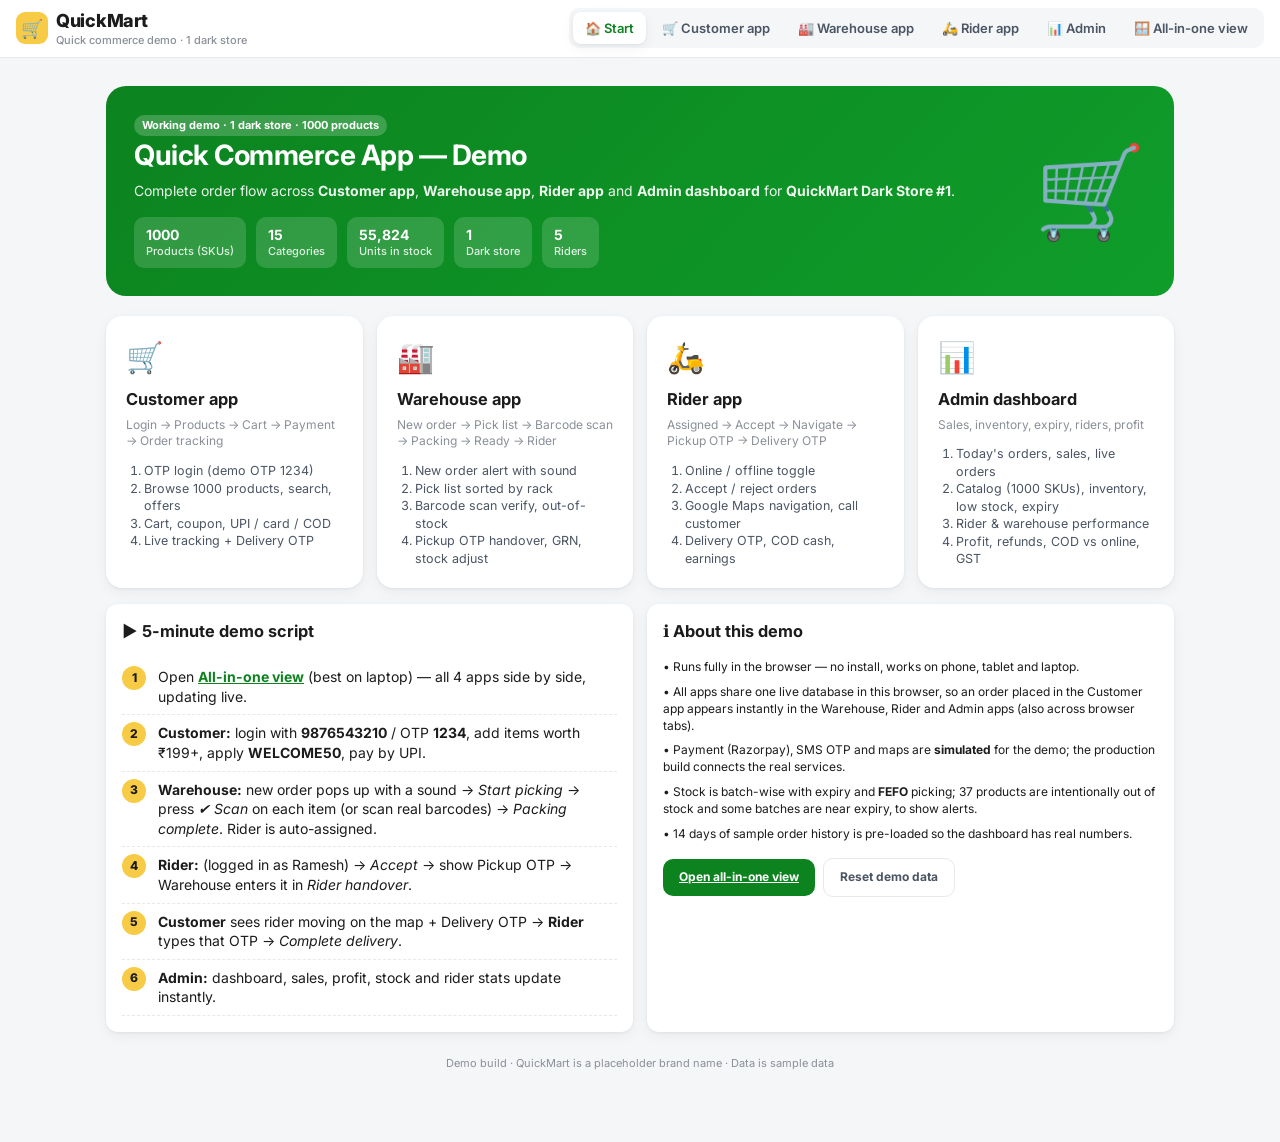
<file: index.html>
<!doctype html><html><head><meta charset=utf8><meta name=viewport content="width=device-width,initial-scale=1,viewport-fit=cover"><style>:root{color-scheme:light;box-sizing:border-box;padding-top:env(safe-area-inset-top,0px);padding-bottom:env(safe-area-inset-bottom,0px)}html{scroll-padding-top:env(safe-area-inset-top,0px)}body{margin:0;padding:0;font:14px -apple-system,BlinkMacSystemFont,sans-serif;background:#faf9f5;color:#141413}img{max-width:100%}[hidden]:not([hidden=until-found i]){display:none!important}</style></head><body>
<title>QuickMart Demo</title>
<link rel="stylesheet" href="https://fonts.googleapis.com/css2?family=Inter:wght@400;500;600;700;800;900&display=swap">
<link rel="stylesheet" href="assets/css/app.css">
<style>body{background:#f4f6f8}</style>

  <header class="topbar">
    <a class="brand" href="#/"><span class="logo">🛒</span><span>QuickMart<small>Quick commerce demo · 1 dark store</small></span></a>
    <nav class="roles" id="roles"></nav>
  </header>
  <main id="root"></main>
  <div id="toasts"></div>

  <script>window.QM_ARTIFACT = true;</script>
  <script src="assets/js/products.js"></script>
  <script src="assets/js/store.js"></script>
  <script src="assets/js/ui.js"></script>
  <script src="assets/js/customer.js"></script>
  <script src="assets/js/warehouse.js"></script>
  <script src="assets/js/rider.js"></script>
  <script src="assets/js/admin.js"></script>
  <script src="assets/js/app.js"></script>

</body></html>
</file>
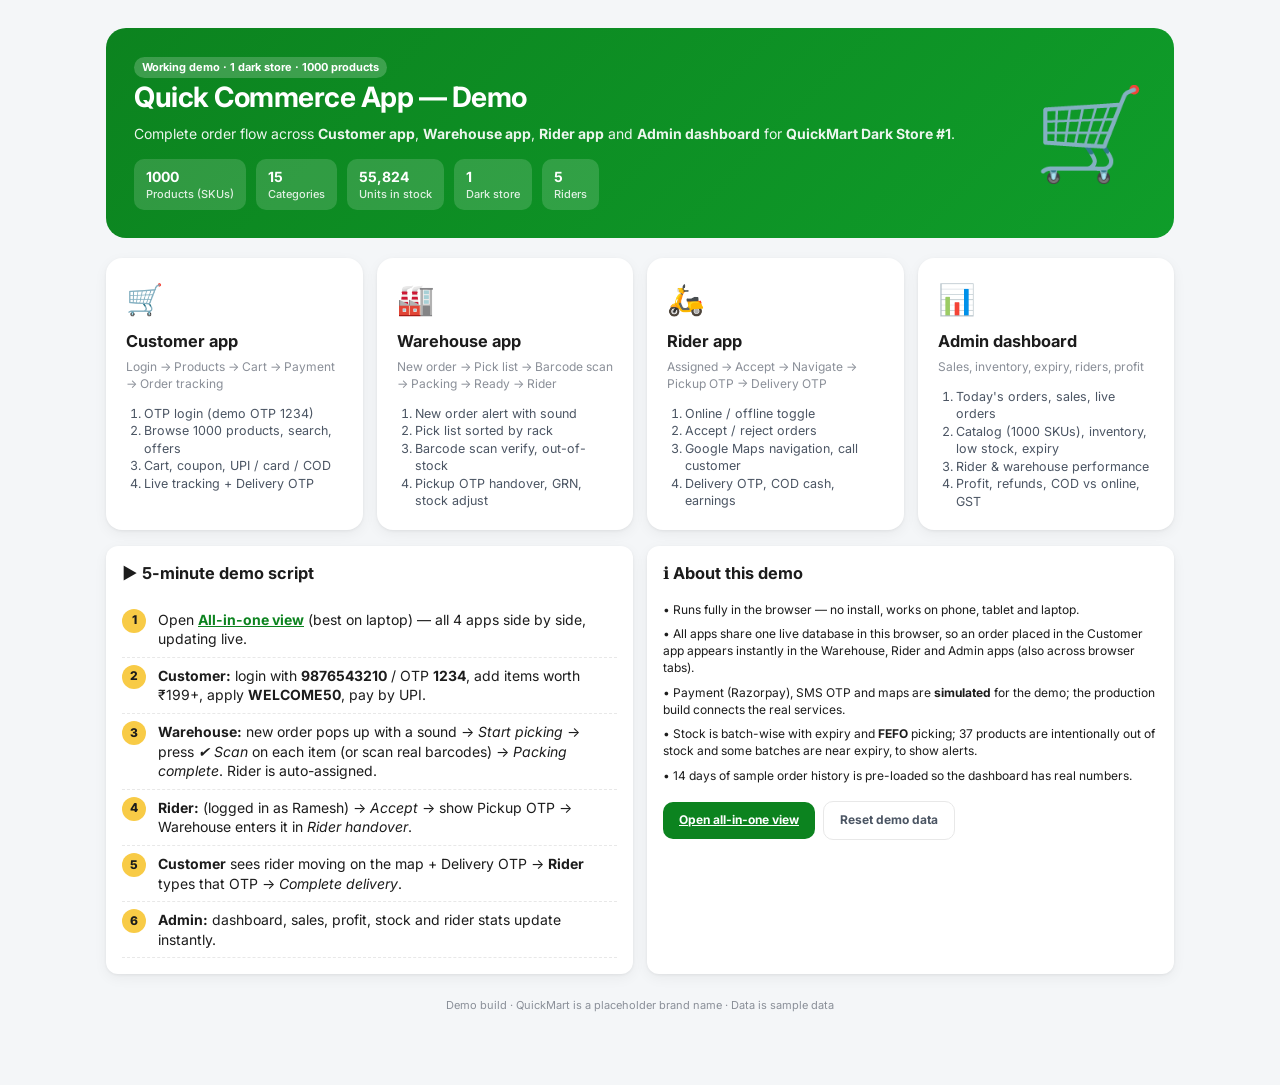
<file: embed.html>
<!doctype html>
<html lang="en">
<head>
  <meta charset="utf-8">
  <meta name="viewport" content="width=device-width, initial-scale=1, viewport-fit=cover">
  <title>QuickMart Demo (embedded)</title>
  <meta name="description" content="Working demo of a quick-commerce (dark store) system: Customer app, Warehouse app, Rider app and Admin dashboard with 1000 products.">
  <meta name="theme-color" content="#0c831f">
  <link rel="icon" href="data:image/svg+xml,<svg xmlns='http://www.w3.org/2000/svg' viewBox='0 0 100 100'><rect width='100' height='100' rx='22' fill='%23f8cb46'/><text x='50' y='68' font-size='58' text-anchor='middle'>🛒</text></svg>">
  <link rel="preconnect" href="https://fonts.googleapis.com">
  <link href="https://fonts.googleapis.com/css2?family=Inter:wght@400;500;600;700;800;900&display=swap" rel="stylesheet">
  <link rel="stylesheet" href="assets/css/app.css">
</head>
<body class="embed artifact">
  <header class="topbar">
    <a class="brand" href="#/"><span class="logo">🛒</span><span>QuickMart<small>Quick commerce demo · 1 dark store</small></span></a>
    <nav class="roles" id="roles"></nav>
  </header>
  <main id="root"></main>
  <div id="toasts"></div>

  <script>window.QM_EMBED = true; window.QM_ARTIFACT = true;</script>
  <script src="assets/js/products.js"></script>
  <script src="assets/js/store.js"></script>
  <script src="assets/js/ui.js"></script>
  <script src="assets/js/customer.js"></script>
  <script src="assets/js/warehouse.js"></script>
  <script src="assets/js/rider.js"></script>
  <script src="assets/js/admin.js"></script>
  <script src="assets/js/app.js"></script>
</body>
</html>
</file>
<file: assets/css/app.css>
/* QuickMart Demo — shared styles */
:root{
  --g:#0c831f; --g2:#0a6e1a; --gl:#e9f7ec; --y:#f8cb46; --y2:#fff6d6;
  --ink:#1c1c1c; --ink2:#4b5563; --mut:#8a8f98; --line:#e8e8e8; --bg:#f4f6f8; --card:#fff;
  --red:#e53935; --redl:#fdecea; --blue:#2563eb; --bluel:#e8f0fe; --org:#f59e0b; --orgl:#fff4e0; --pur:#7c3aed;
  --r:12px; --sh:0 1px 3px rgba(0,0,0,.06),0 4px 14px rgba(0,0,0,.05);
}
*{box-sizing:border-box}
html,body{margin:0;padding:0}
body{font-family:Inter,system-ui,-apple-system,"Segoe UI",Roboto,sans-serif;color:var(--ink);background:var(--bg);font-size:14px;line-height:1.4;-webkit-font-smoothing:antialiased}
button{font:inherit;cursor:pointer}
input,select,textarea{font:inherit}
a{color:var(--g)}
.hidden{display:none!important}

/* ---------- top bar ---------- */
.topbar{position:sticky;top:0;z-index:50;background:#fff;border-bottom:1px solid var(--line);display:flex;align-items:center;gap:12px;padding:8px 16px;flex-wrap:wrap}
.brand{display:flex;align-items:center;gap:8px;font-weight:800;font-size:18px;letter-spacing:-.3px;text-decoration:none;color:var(--ink)}
.brand .logo{width:32px;height:32px;border-radius:9px;background:var(--y);display:grid;place-items:center;font-size:18px}
.brand small{display:block;font-size:11px;font-weight:500;color:var(--mut);letter-spacing:0}
.roles{display:flex;gap:4px;background:var(--bg);padding:4px;border-radius:10px;margin-left:auto;flex-wrap:wrap}
.roles a{padding:7px 12px;border-radius:8px;text-decoration:none;color:var(--ink2);font-weight:600;font-size:13px;white-space:nowrap}
.roles a.on{background:#fff;color:var(--g);box-shadow:var(--sh)}
.embed .topbar{display:none}

/* ---------- common ---------- */
.btn{border:0;border-radius:10px;padding:10px 16px;font-weight:700;background:var(--g);color:#fff;display:inline-flex;align-items:center;justify-content:center;gap:6px;transition:.15s}
.btn:hover{background:var(--g2)}
.btn:disabled{opacity:.45;cursor:not-allowed}
.btn.sec{background:#fff;color:var(--g);border:1.5px solid var(--g)}
.btn.ghost{background:transparent;color:var(--ink2);border:1px solid var(--line)}
.btn.red{background:var(--red)} .btn.blue{background:var(--blue)} .btn.org{background:var(--org)} .btn.dark{background:#1f2937}
.btn.sm{padding:6px 10px;font-size:12px;border-radius:8px}
.btn.block{width:100%}
.btn.lg{padding:14px 18px;font-size:15px}
.inp{width:100%;border:1.5px solid var(--line);border-radius:10px;padding:10px 12px;background:#fff;outline:none}
.inp:focus{border-color:var(--g)}
label.f{display:block;font-size:12px;font-weight:600;color:var(--ink2);margin:10px 0 4px}
.card{background:var(--card);border-radius:var(--r);box-shadow:var(--sh);padding:16px}
.row{display:flex;align-items:center;gap:8px}
.between{justify-content:space-between}
.wrap{flex-wrap:wrap}
.col{display:flex;flex-direction:column;gap:8px}
.grow{flex:1;min-width:0}
.mut{color:var(--mut)} .small{font-size:12px} .tiny{font-size:11px} .b{font-weight:700} .xb{font-weight:800}
.green{color:var(--g)} .redt{color:var(--red)} .orgt{color:#b45309}
.strike{text-decoration:line-through;color:var(--mut)}
.mt8{margin-top:8px}.mt12{margin-top:12px}.mt16{margin-top:16px}.mb8{margin-bottom:8px}.mb12{margin-bottom:12px}
.pill{display:inline-flex;align-items:center;gap:4px;padding:3px 8px;border-radius:99px;font-size:11px;font-weight:700;background:var(--bg);color:var(--ink2);white-space:nowrap}
.pill.g{background:var(--gl);color:var(--g)} .pill.r{background:var(--redl);color:var(--red)} .pill.o{background:var(--orgl);color:#b45309} .pill.b{background:var(--bluel);color:var(--blue)} .pill.p{background:#f3e8ff;color:var(--pur)} .pill.d{background:#1f2937;color:#fff}
.hr{height:1px;background:var(--line);margin:12px 0}
.empty{text-align:center;padding:40px 16px;color:var(--mut)}
.empty .e{font-size:44px;margin-bottom:8px}

/* toast + modal */
#toasts{position:fixed;left:50%;bottom:24px;transform:translateX(-50%);z-index:999;display:flex;flex-direction:column;gap:8px;align-items:center;pointer-events:none}
.toast{background:#1f2937;color:#fff;padding:10px 16px;border-radius:10px;font-weight:600;box-shadow:0 8px 30px rgba(0,0,0,.25);animation:tin .2s ease-out;max-width:90vw}
.toast.err{background:var(--red)} .toast.ok{background:var(--g)}
@keyframes tin{from{opacity:0;transform:translateY(10px)}}
.modal-bg{position:fixed;inset:0;background:rgba(0,0,0,.45);z-index:200;display:flex;align-items:center;justify-content:center;padding:16px;animation:fin .15s}
@keyframes fin{from{opacity:0}}
.modal{background:#fff;border-radius:16px;max-width:520px;width:100%;max-height:90vh;overflow:auto;box-shadow:0 20px 60px rgba(0,0,0,.3)}
.modal.wide{max-width:820px}
.modal-h{display:flex;align-items:center;justify-content:space-between;padding:14px 18px;border-bottom:1px solid var(--line);position:sticky;top:0;background:#fff;z-index:1}
.modal-h h3{margin:0;font-size:16px}
.modal-b{padding:18px}
.x{border:0;background:var(--bg);width:30px;height:30px;border-radius:50%;font-size:16px}

/* ---------- landing ---------- */
.landing{max-width:1100px;margin:0 auto;padding:28px 16px 60px}
.hero{background:linear-gradient(135deg,#0c831f,#0f9d2a);color:#fff;border-radius:20px;padding:28px;display:flex;gap:24px;align-items:center;flex-wrap:wrap}
.hero h1{margin:0 0 6px;font-size:28px;letter-spacing:-.5px}
.hero p{margin:0;opacity:.92}
.stats{display:flex;gap:10px;flex-wrap:wrap;margin-top:16px}
.stats div{background:rgba(255,255,255,.15);padding:8px 12px;border-radius:10px;font-weight:700}
.stats small{display:block;font-weight:500;opacity:.85;font-size:11px}
.roles-grid{display:grid;grid-template-columns:repeat(auto-fit,minmax(230px,1fr));gap:14px;margin-top:20px}
.role-card{background:#fff;border-radius:16px;padding:18px;box-shadow:var(--sh);text-decoration:none;color:var(--ink);border:2px solid transparent;transition:.15s;display:flex;flex-direction:column;gap:6px}
.role-card:hover{border-color:var(--g);transform:translateY(-2px)}
.role-card .ic{font-size:30px}
.role-card h3{margin:4px 0 0}
.role-card ol{margin:6px 0 0;padding-left:18px;color:var(--ink2);font-size:12.5px}
.steps{counter-reset:s;list-style:none;padding:0;margin:0}
.steps li{counter-increment:s;padding:8px 0 8px 36px;position:relative;border-bottom:1px dashed var(--line)}
.steps li:before{content:counter(s);position:absolute;left:0;top:7px;width:24px;height:24px;border-radius:50%;background:var(--y);display:grid;place-items:center;font-weight:800;font-size:12px}

/* ---------- phone frame (customer / rider) ---------- */
.phone-wrap{display:flex;justify-content:center;padding:18px 12px 40px}
.phone{width:100%;max-width:430px;background:#fff;height:calc(100vh - 110px);min-height:560px;border-radius:28px;box-shadow:0 10px 40px rgba(0,0,0,.12);overflow:hidden;position:relative;display:flex;flex-direction:column;border:8px solid #111}
.embed .phone-wrap{padding:0}
.embed .phone{border:0;border-radius:0;max-width:none;height:100vh;min-height:0;box-shadow:none}
@media (max-width:520px){body:not(.embed) .phone-wrap{padding:0}body:not(.embed) .phone{border:0;border-radius:0;height:auto;min-height:calc(100vh - 100px);box-shadow:none;overflow:visible}body:not(.embed) .ph-body{overflow:visible}body:not(.embed) .ph-nav{position:fixed}body:not(.embed) .cartbar{position:fixed}}
.ph-head{padding:12px 14px;background:linear-gradient(180deg,var(--y2),#fff);border-bottom:1px solid var(--line)}
.ph-body{flex:1;overflow:auto;padding:12px 14px 90px;background:#f7f8fa}
.ph-nav{position:absolute;left:0;right:0;bottom:0;background:#fff;border-top:1px solid var(--line);display:flex;z-index:5}
.ph-nav button{flex:1;border:0;background:none;padding:8px 4px 10px;font-size:11px;font-weight:600;color:var(--mut);display:flex;flex-direction:column;align-items:center;gap:2px;position:relative}
.ph-nav button .i{font-size:19px}
.ph-nav button.on{color:var(--g)}
.ph-nav .badge{position:absolute;top:4px;left:calc(50% + 6px);background:var(--red);color:#fff;border-radius:99px;font-size:10px;padding:1px 5px}
.search{display:flex;align-items:center;gap:8px;background:#fff;border:1.5px solid var(--line);border-radius:12px;padding:9px 12px;margin-top:10px}
.search input{border:0;outline:0;flex:1;background:none}
.deliv{font-weight:800;font-size:17px}
.addr-line{font-size:12px;color:var(--ink2);cursor:pointer;white-space:nowrap;overflow:hidden;text-overflow:ellipsis}

.banners{display:flex;gap:10px;overflow-x:auto;scroll-snap-type:x mandatory;padding-bottom:4px}
.banner{min-width:88%;scroll-snap-align:start;border-radius:14px;padding:16px;color:#fff;cursor:pointer}
.banner h3{margin:0;font-size:18px}.banner p{margin:4px 0 0;font-size:12px;opacity:.9}
.sec-t{display:flex;justify-content:space-between;align-items:center;margin:16px 0 8px}
.sec-t h3{margin:0;font-size:15px}
.cats{display:grid;grid-template-columns:repeat(4,1fr);gap:8px}
.cat{background:#fff;border-radius:12px;padding:8px 4px;text-align:center;cursor:pointer;font-size:10.5px;font-weight:600;line-height:1.2;border:1px solid var(--line)}
.cat .ce{font-size:26px;border-radius:10px;padding:6px 0;margin-bottom:4px}
.pgrid{display:grid;grid-template-columns:repeat(2,1fr);gap:8px}
.hscroll{display:flex;gap:8px;overflow-x:auto;padding-bottom:4px}
.hscroll .pc{min-width:140px;max-width:140px}
.pc{background:#fff;border:1px solid var(--line);border-radius:12px;padding:8px;display:flex;flex-direction:column;gap:3px;position:relative}
.pc .img{height:84px;border-radius:10px;display:grid;place-items:center;font-size:42px;cursor:pointer}
.pc .nm{font-weight:600;font-size:12px;line-height:1.25;height:30px;overflow:hidden;cursor:pointer}
.pc .un{font-size:11px;color:var(--mut)}
.pc .off{position:absolute;top:8px;left:8px;background:#2563eb;color:#fff;font-size:9.5px;font-weight:800;padding:2px 5px;border-radius:5px}
.pc .eta{font-size:9.5px;color:var(--ink2);font-weight:700;background:var(--bg);border-radius:4px;padding:1px 4px;width:max-content}
.pr{display:flex;align-items:flex-end;justify-content:space-between;gap:4px;margin-top:auto}
.pr .p{font-weight:800;font-size:13px}.pr .m{font-size:10.5px}
.add{border:1.5px solid var(--g);color:var(--g);background:#f7fff8;font-weight:800;border-radius:8px;padding:5px 14px;font-size:12px}
.qty{display:flex;align-items:center;background:var(--g);color:#fff;border-radius:8px;font-weight:800;font-size:12px}
.qty button{border:0;background:none;color:#fff;padding:5px 8px;font-weight:800}
.oos{font-size:11px;color:var(--red);font-weight:700}
.cartbar{position:absolute;left:10px;right:10px;bottom:62px;background:var(--g);color:#fff;border-radius:12px;padding:10px 14px;display:flex;justify-content:space-between;align-items:center;cursor:pointer;z-index:6;box-shadow:0 6px 20px rgba(12,131,31,.35)}
.list-layout{display:grid;grid-template-columns:78px 1fr;gap:8px}
.subnav{display:flex;flex-direction:column;gap:4px;position:sticky;top:0;align-self:start;max-height:70vh;overflow:auto}
.subnav button{border:0;background:#fff;border-radius:10px;padding:8px 4px;font-size:10.5px;font-weight:600;color:var(--ink2);border-left:3px solid transparent}
.subnav button.on{border-left-color:var(--g);color:var(--g);background:var(--gl)}
.bill-row{display:flex;justify-content:space-between;padding:4px 0;font-size:13px}
.ci{display:flex;gap:10px;align-items:center;padding:8px 0;border-bottom:1px solid var(--line)}
.ci .img{width:48px;height:48px;border-radius:10px;display:grid;place-items:center;font-size:26px;flex-shrink:0}
.opt{border:1.5px solid var(--line);border-radius:12px;padding:12px;display:flex;gap:10px;align-items:center;cursor:pointer;background:#fff}
.opt.on{border-color:var(--g);background:var(--gl)}
.track{position:relative;padding-left:24px}
.track .st{position:relative;padding:0 0 16px}
.track .st:before{content:'';position:absolute;left:-18px;top:3px;width:12px;height:12px;border-radius:50%;background:#d1d5db}
.track .st:after{content:'';position:absolute;left:-13px;top:17px;width:2px;height:calc(100% - 14px);background:#e5e7eb}
.track .st:last-child:after{display:none}
.track .st.done:before{background:var(--g)} .track .st.done:after{background:var(--g)}
.track .st.cur:before{background:var(--y);box-shadow:0 0 0 4px rgba(248,203,70,.35)}
.otpbox{background:var(--y2);border:2px dashed var(--y);border-radius:12px;padding:12px;text-align:center}
.otpbox .o{font-size:30px;font-weight:900;letter-spacing:10px}
.map{width:100%;height:200px;border-radius:12px;overflow:hidden;background:#eef3ee;display:block}
.stars button{border:0;background:none;font-size:28px;padding:0 2px;color:#d1d5db}
.stars button.on{color:#f59e0b}

/* ---------- desktop app layout (warehouse / admin) ---------- */
.app{display:grid;grid-template-columns:230px 1fr;align-content:start;min-height:calc(100vh - 53px)}
.embed .app{min-height:100vh}
.side{background:#fff;border-right:1px solid var(--line);padding:14px 10px;display:flex;flex-direction:column;gap:2px}
.side .st{font-size:11px;color:var(--mut);font-weight:700;text-transform:uppercase;letter-spacing:.5px;padding:10px 10px 4px}
.side button{border:0;background:none;text-align:left;padding:9px 10px;border-radius:9px;font-weight:600;color:var(--ink2);display:flex;align-items:center;gap:10px}
.side button:hover{background:var(--bg)}
.side button.on{background:var(--gl);color:var(--g)}
.side .cnt{margin-left:auto;background:var(--red);color:#fff;border-radius:99px;font-size:11px;padding:1px 7px}
.main{padding:18px 22px 60px;min-width:0}
.main h2{margin:0 0 4px;font-size:21px;letter-spacing:-.3px}
.kpis{display:grid;grid-template-columns:repeat(auto-fit,minmax(160px,1fr));gap:12px;margin:14px 0}
.kpi{background:#fff;border-radius:12px;padding:14px;box-shadow:var(--sh)}
.kpi .l{font-size:12px;color:var(--mut);font-weight:600}
.kpi .v{font-size:23px;font-weight:800;margin-top:4px;letter-spacing:-.5px}
.kpi .s{font-size:11.5px;color:var(--ink2);margin-top:2px}
.grid2{display:grid;grid-template-columns:1fr 1fr;gap:14px}
.grid3{display:grid;grid-template-columns:2fr 1fr;gap:14px}
.tbl-wrap{overflow:auto;background:#fff;border-radius:12px;box-shadow:var(--sh)}
table.t{width:100%;border-collapse:collapse;font-size:13px}
.t th{text-align:left;font-size:11.5px;color:var(--mut);font-weight:700;text-transform:uppercase;letter-spacing:.3px;padding:10px 12px;border-bottom:1px solid var(--line);background:#fafafa;position:sticky;top:0;white-space:nowrap}
.t td{padding:9px 12px;border-bottom:1px solid #f1f1f1;vertical-align:middle}
.t tr:hover td{background:#fcfcfc}
.t .num{text-align:right;font-variant-numeric:tabular-nums}
.toolbar{display:flex;gap:8px;flex-wrap:wrap;align-items:center;margin:12px 0}
.toolbar .inp{width:auto;min-width:200px;padding:8px 12px}
.pager{display:flex;gap:6px;align-items:center;justify-content:flex-end;padding:10px}
.bars{display:flex;align-items:flex-end;gap:6px;height:170px;padding-top:10px}
.bars .bar{flex:1;display:flex;flex-direction:column;align-items:center;justify-content:flex-end;gap:4px;height:100%;min-width:0}
.bars .bar i{display:block;width:100%;max-width:38px;background:var(--g);border-radius:6px 6px 2px 2px;min-height:2px;position:relative}
.bars .bar i:hover:after{content:attr(data-v);position:absolute;top:-22px;left:50%;transform:translateX(-50%);background:#111;color:#fff;font-size:11px;padding:2px 6px;border-radius:5px;white-space:nowrap;font-style:normal}
.bars .bar span{font-size:10.5px;color:var(--mut);white-space:nowrap}
.hbar{display:flex;align-items:center;gap:8px;margin:7px 0;font-size:12.5px}
.hbar .lb{width:150px;flex-shrink:0;white-space:nowrap;overflow:hidden;text-overflow:ellipsis}
.hbar .tr{flex:1;background:var(--bg);border-radius:6px;height:10px;overflow:hidden}
.hbar .tr i{display:block;height:100%;background:var(--g);border-radius:6px}
.hbar .vv{width:80px;text-align:right;font-weight:700;font-variant-numeric:tabular-nums}
.donut{width:130px;height:130px;border-radius:50%;position:relative;flex-shrink:0}
.donut:after{content:'';position:absolute;inset:26px;background:#fff;border-radius:50%}
.legend div{display:flex;align-items:center;gap:6px;font-size:12.5px;margin:4px 0}
.legend i{width:10px;height:10px;border-radius:3px;display:inline-block}

/* warehouse */
.orders-board{display:grid;grid-template-columns:repeat(4,minmax(220px,1fr));gap:12px;overflow-x:auto}
.lane{background:#eef0f3;border-radius:12px;padding:10px;min-height:300px}
.lane h4{margin:2px 4px 10px;font-size:13px;display:flex;justify-content:space-between}
.oc{background:#fff;border-radius:10px;padding:10px;margin-bottom:8px;box-shadow:var(--sh);cursor:pointer;border-left:4px solid var(--y)}
.oc.new{border-left-color:var(--red);animation:pulse 1.2s infinite}
@keyframes pulse{50%{box-shadow:0 0 0 4px rgba(229,57,53,.25)}}
.oc .id{font-weight:800}
.pick-row{display:grid;grid-template-columns:70px 1fr 90px 150px;gap:10px;align-items:center;padding:10px;border-bottom:1px solid var(--line)}
.pick-row.done{background:#f3fbf4}
.pick-row.oosr{background:#fff5f5;opacity:.8}
.rack{font-weight:900;font-size:15px;background:#1f2937;color:var(--y);padding:6px;border-radius:8px;text-align:center;font-family:ui-monospace,monospace}
.scanbox{display:flex;gap:8px;background:#1f2937;padding:12px;border-radius:12px;align-items:center}
.scanbox input{flex:1;background:#111827;color:#fff;border:1.5px solid #374151;border-radius:10px;padding:12px;font-family:ui-monospace,monospace;font-size:16px;outline:none}
.scanbox input:focus{border-color:var(--y)}
.scan-msg{padding:10px 12px;border-radius:10px;margin-top:8px;font-weight:700}
.scan-msg.ok{background:var(--gl);color:var(--g)} .scan-msg.err{background:var(--redl);color:var(--red)}
.alert-banner{background:var(--red);color:#fff;padding:10px 14px;border-radius:12px;font-weight:700;display:flex;align-items:center;gap:10px;margin-bottom:12px;animation:pulse 1.2s infinite}

/* rider */
.online-toggle{display:flex;align-items:center;justify-content:space-between;background:#1f2937;color:#fff;border-radius:14px;padding:12px 14px}
.sw{width:50px;height:28px;border-radius:99px;background:#6b7280;position:relative;border:0;transition:.2s}
.sw:after{content:'';position:absolute;left:3px;top:3px;width:22px;height:22px;border-radius:50%;background:#fff;transition:.2s}
.sw.on{background:#22c55e}.sw.on:after{left:25px}
.otp-in{display:flex;gap:8px;justify-content:center}
.otp-in input{width:52px;height:56px;text-align:center;font-size:24px;font-weight:800;border:2px solid var(--line);border-radius:12px;outline:none}
.otp-in input:focus{border-color:var(--g)}

/* split view */
.split{display:grid;grid-template-columns:repeat(4,1fr);gap:8px;padding:8px;height:calc(100vh - 53px)}
.split .pane{display:flex;flex-direction:column;background:#fff;border-radius:12px;overflow:hidden;box-shadow:var(--sh)}
.split .pane .ph{padding:6px 10px;font-weight:700;font-size:12px;background:#1f2937;color:#fff;display:flex;justify-content:space-between}
.split iframe{flex:1;border:0;width:100%}
@media (max-width:1100px){.split{grid-template-columns:1fr 1fr;height:auto}.split .pane{height:720px}}
@media (max-width:640px){.split{grid-template-columns:1fr}}

/* invoice / print */
.invoice{font-size:12.5px}
.invoice table{width:100%;border-collapse:collapse}
.invoice th,.invoice td{padding:5px 4px;border-bottom:1px solid #eee;text-align:left}
.invoice .r{text-align:right}
@media print{
  body *{visibility:hidden}
  .print-area,.print-area *{visibility:visible}
  .print-area{position:absolute;left:0;top:0;width:100%}
  .no-print{display:none!important}
}

/* responsive */
@media (max-width:900px){
  .app{grid-template-columns:1fr}
  .side{flex-direction:row;align-items:center;overflow-x:auto;padding:8px;border-right:0;border-bottom:1px solid var(--line);position:sticky;top:53px;z-index:10}
  .side .st{display:none}
  .side button{white-space:nowrap;flex-shrink:0}
  .main{padding:14px 14px 60px}
  .grid2,.grid3{grid-template-columns:1fr}
  .orders-board{grid-template-columns:repeat(4,78vw)}
  .pick-row{grid-template-columns:60px 1fr;}
  .pick-row>*:nth-child(3),.pick-row>*:nth-child(4){grid-column:span 1}
  .roles{margin-left:0;width:100%;overflow-x:auto;flex-wrap:nowrap}
  .embed .side{top:0}
}
body.artifact .print-btn{display:none!important}
</file>
